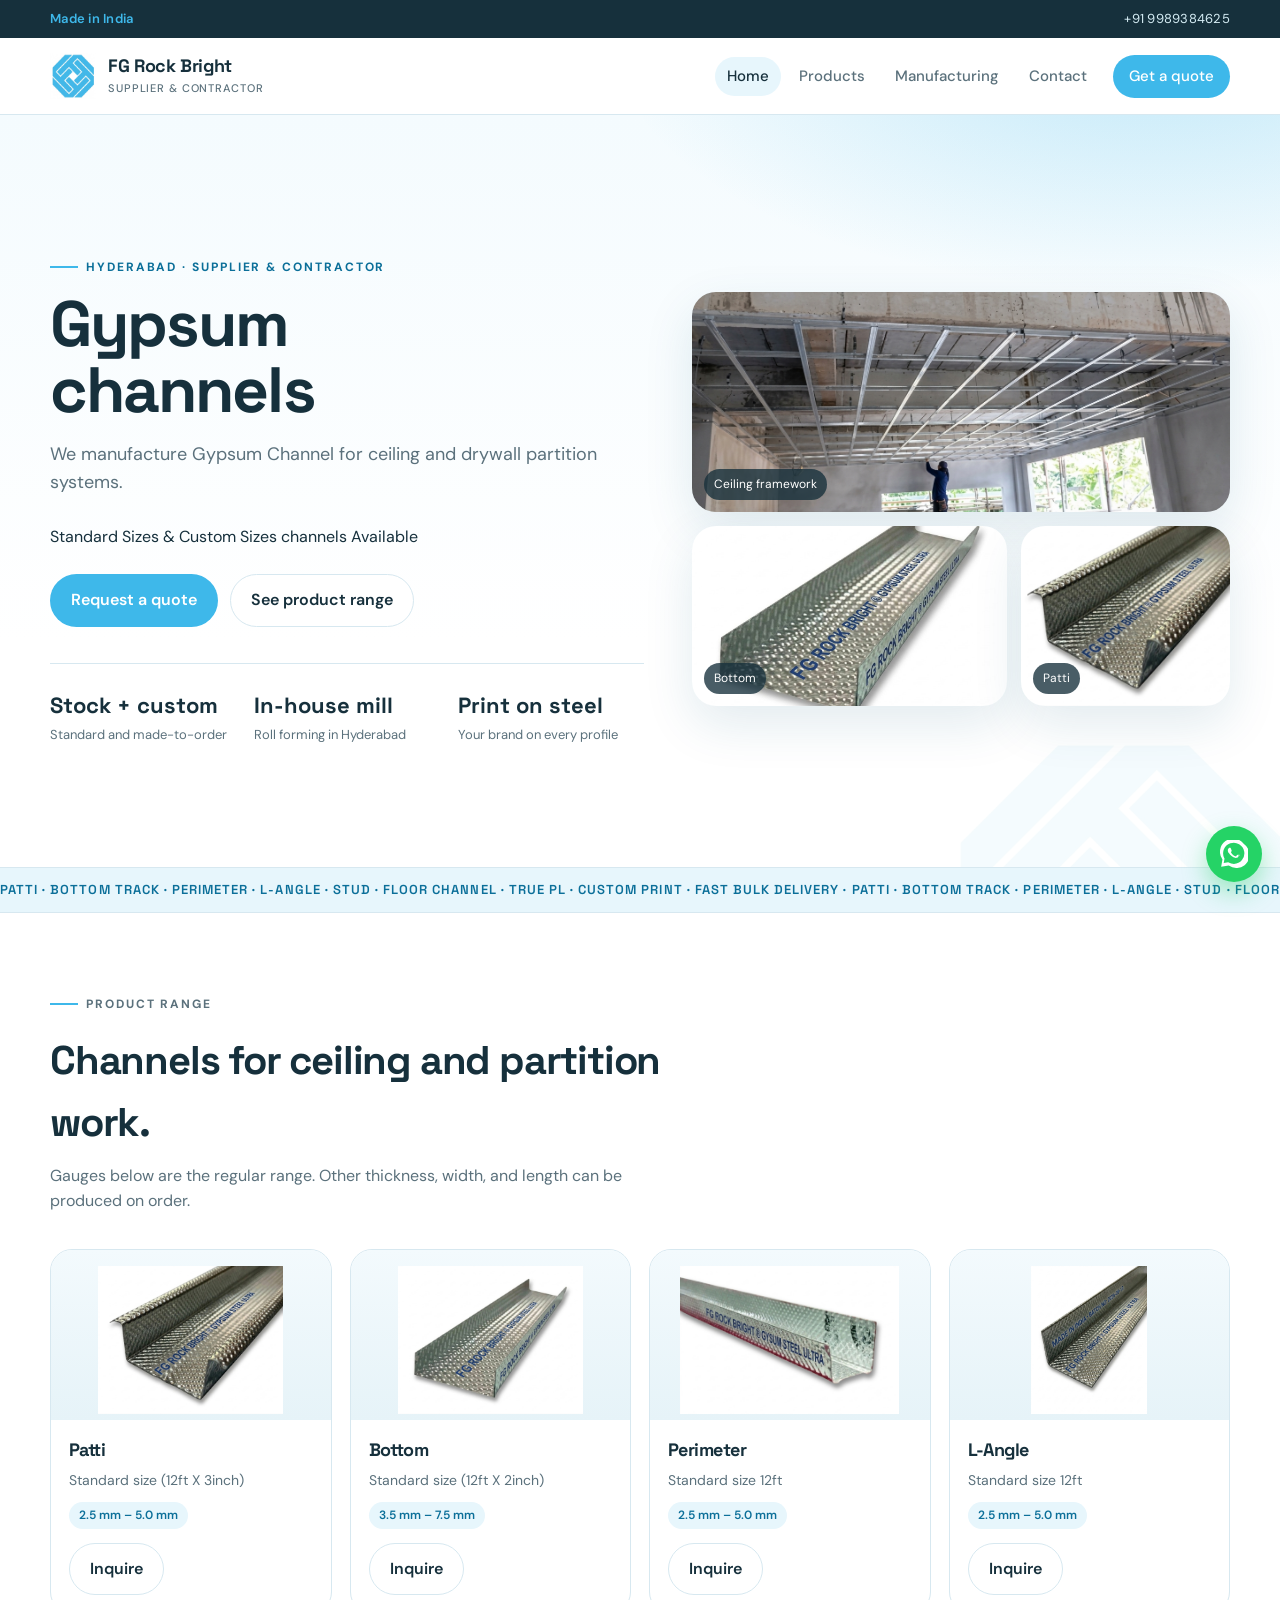
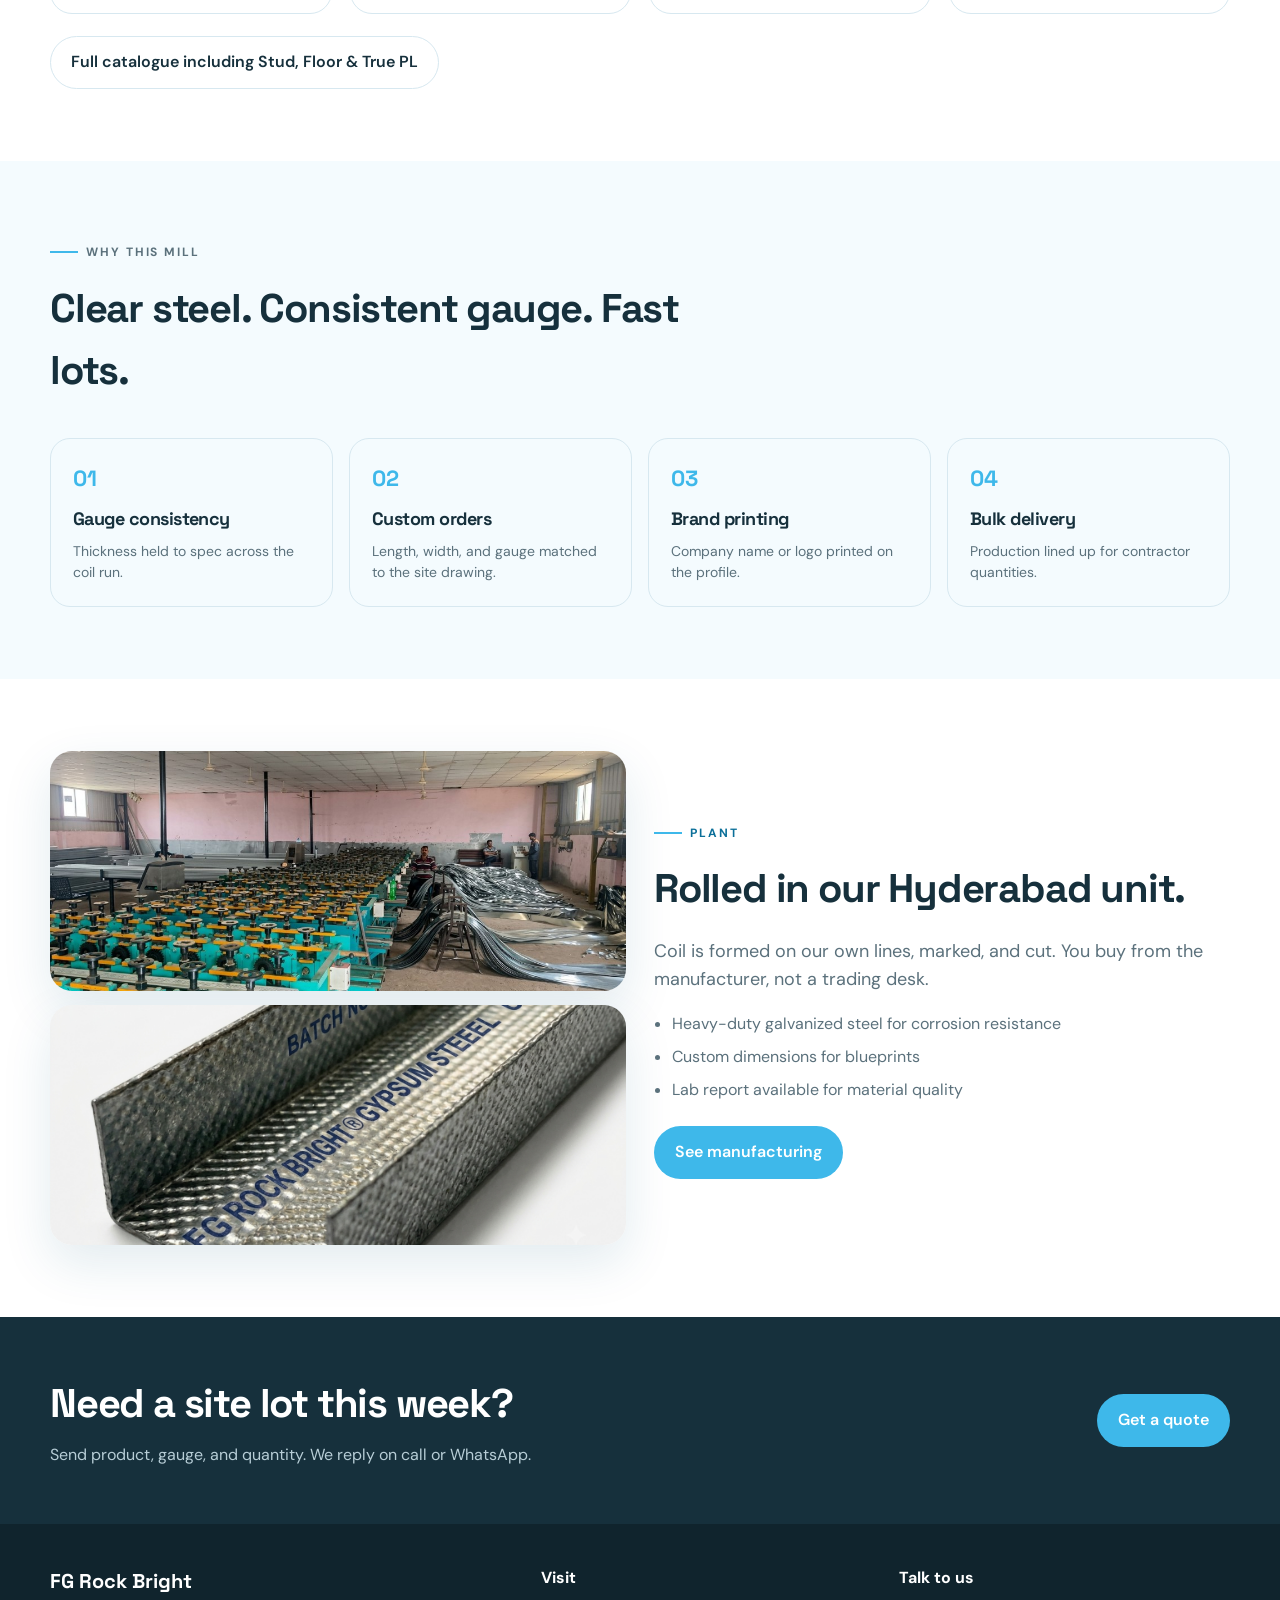
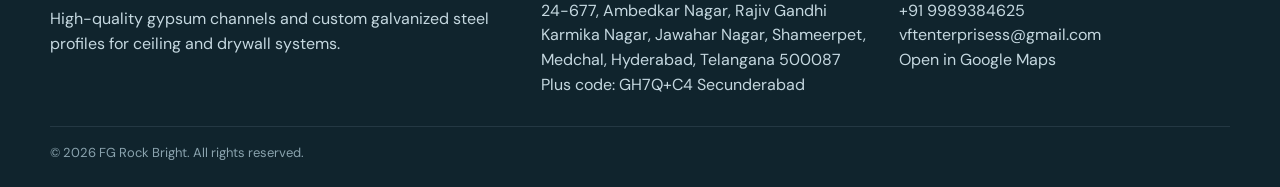
<file: index.html>
<!DOCTYPE html>
<html lang="en">
<head>
  <meta charset="UTF-8">
  <meta name="viewport" content="width=device-width, initial-scale=1, viewport-fit=cover">
  <title>FG Rock Bright | Gypsum Channels & Custom Steel Profiles</title>
  <meta name="description" content="FG Rock Bright manufactures premium galvanized gypsum channels and custom steel profiles in Hyderabad. Stock sizes and made-to-order gauges.">
  <link rel="icon" href="assets/images/logo.png">
  <link rel="preconnect" href="https://fonts.googleapis.com">
  <link rel="preconnect" href="https://fonts.gstatic.com" crossorigin>
  <link href="https://fonts.googleapis.com/css2?family=DM+Sans:wght@400;500;600;700&family=Space+Grotesk:wght@500;600;700&display=swap" rel="stylesheet">
  <link rel="stylesheet" href="css/styles.css">
  <script type="application/ld+json">
  {
    "@context": "https://schema.org",
    "@type": "Manufacturer",
    "name": "FG Rock Bright",
    "telephone": "+919989384625",
    "email": "vftenterprisess@gmail.com",
    "address": {
      "@type": "PostalAddress",
      "streetAddress": "24-677, Ambedkar Nagar, Rajiv Gandhi Karmika Nagar, Jawahar Nagar, Shameerpet, Medchal",
      "addressLocality": "Hyderabad",
      "addressRegion": "Telangana",
      "postalCode": "500087",
      "addressCountry": "IN"
    }
  }
  </script>
</head>
<body>
  <div id="chrome"></div>
  <main>
    <section class="hero">
      <div class="wrap hero-grid">
        <div>
          <p class="kicker">Hyderabad · Supplier & contractor</p>
          <h1>Gypsum channels</h1>
          <p class="lead">We manufacture Gypsum Channel for ceiling and drywall partition systems. </p> 
                <p> Standard Sizes & Custom Sizes channels Available </p>
                <br>
          <div class="actions">
            <a class="btn btn-primary" href="contact.html#quote">Request a quote</a>
            <a class="btn btn-ghost" href="products.html">See product range</a>
          </div>
          <div class="stats">
            <div><b>Stock + custom</b><span>Standard and made-to-order</span></div>
            <div><b>In-house mill</b><span>Roll forming in Hyderabad</span></div>
            <div><b>Print on steel</b><span>Your brand on every profile</span></div>
          </div>
        </div>
        <div class="collage">
          <figure class="wide">
            <img src="assets/images/ceiling-frame-1.jpg" alt="Gypsum channel ceiling framework on site">
            <figcaption>Ceiling framework</figcaption>
          </figure>
          <figure>
            <img src="assets/images/bottom.jpg" alt="Patti main channel">
            <figcaption>Bottom</figcaption>
          </figure>
          <figure>
            <img src="assets/images/patti.jpg" alt="L-angle wall angle">
            <figcaption>Patti</figcaption>
          </figure>
        </div>
      </div>
    </section>

    <div class="marquee" aria-hidden="true">
      <div class="marquee-track">
        <span>Patti · Bottom Track · Perimeter · L-Angle · Stud · Floor Channel · True PL · Custom Print · Fast Bulk Delivery · Patti · Bottom Track · Perimeter · L-Angle · Stud · Floor Channel · True PL · Custom Print · Fast Bulk Delivery</span>
      </div>
    </div>

    <section>
      <div class="wrap">
        <div class="section-head">
          <p class="kicker">Product range</p>
          <h2>Channels for ceiling and partition work.</h2>
          <p>Gauges below are the regular range. Other thickness, width, and length can be produced on order.</p>
        </div>
        <div class="product-grid">
          <article class="card">
            <div class="media"><img src="assets/images/patti.jpg" alt="Patti main channel"></div>
            <div class="body">
              <h3>Patti</h3>
            <p>Standard size (12ft X 3inch) </p>
              <span class="gauge">2.5 mm – 5.0 mm</span>
              <a class="btn btn-ghost" href="contact.html?product=patti#quote">Inquire</a>
            </div>
          </article>
          <article class="card">
            <div class="media"><img src="assets/images/bottom.jpg" alt="Bottom track"></div>
            <div class="body">
              <h3>Bottom</h3>
              <p>Standard size (12ft X 2inch) </p>
              <span class="gauge">3.5 mm – 7.5 mm</span>
              <a class="btn btn-ghost" href="contact.html?product=bottom#quote">Inquire</a>
            </div>
          </article>
          <article class="card">
            <div class="media"><img src="assets/images/perimeter.jpg" alt="Perimeter channel"></div>
            <div class="body">
              <h3>Perimeter</h3>
              <p>Standard size 12ft</p>
              <span class="gauge">2.5 mm – 5.0 mm</span>
              <a class="btn btn-ghost" href="contact.html?product=perimeter#quote">Inquire</a>
            </div>
          </article>
          <article class="card">
            <div class="media"><img src="assets/images/l-angle.jpg" alt="L-angle"></div>
            <div class="body">
              <h3>L-Angle</h3>
              <p>Standard size 12ft</p>
              <span class="gauge">2.5 mm – 5.0 mm</span>
              <a class="btn btn-ghost" href="contact.html?product=l-angle#quote">Inquire</a>
            </div>
          </article>
        </div>
        <p style="margin-top:22px"><a class="btn btn-ghost" href="products.html">Full catalogue including Stud, Floor &amp; True PL</a></p>
      </div>
    </section>

    <section style="background:var(--sky-mist)">
      <div class="wrap">
        <div class="section-head">
          <p class="kicker">Why this mill</p>
          <h2>Clear steel. Consistent gauge. Fast lots.</h2>
        </div>
        <div class="reasons">
          <div class="reason"><div class="n">01</div><h3>Gauge consistency</h3><p>Thickness held to spec across the coil run.</p></div>
          <div class="reason"><div class="n">02</div><h3>Custom orders</h3><p>Length, width, and gauge matched to the site drawing.</p></div>
          <div class="reason"><div class="n">03</div><h3>Brand printing</h3><p>Company name or logo printed on the profile.</p></div>
          <div class="reason"><div class="n">04</div><h3>Bulk delivery</h3><p>Production lined up for contractor quantities.</p></div>
        </div>
      </div>
    </section>

    <section>
      <div class="wrap split">
        <div class="photo-stack">
          <img src="assets/images/factory-1.jpg" alt="Roll forming machines at FG Rock Bright">
          <img src="assets/images/board-fitting.jpg" alt="Gypsum board fitting on steel frame">
        </div>
        <div>
          <p class="kicker">Plant</p>
          <h2>Rolled in our Hyderabad unit.</h2>
          <p class="lead" style="margin-bottom:0">Coil is formed on our own lines, marked, and cut. You buy from the manufacturer, not a trading desk.</p>
          <ul class="list">
            <li>Heavy-duty galvanized steel for corrosion resistance</li>
            <li>Custom dimensions for blueprints</li>
            <li>Lab report available for material quality</li>
          </ul>
          <a class="btn btn-primary" href="manufacturing.html">See manufacturing</a>
        </div>
      </div>
    </section>

    <div class="band">
      <div class="wrap">
        <div>
          <h2>Need a site lot this week?</h2>
          <p>Send product, gauge, and quantity. We reply on call or WhatsApp.</p>
        </div>
        <a class="btn btn-primary" href="contact.html#quote">Get a quote</a>
      </div>
    </div>
  </main>
  <div id="end"></div>
  <script src="js/site.js"></script>
  <script>FG.boot("home");</script>
</body>
</html>
</file>
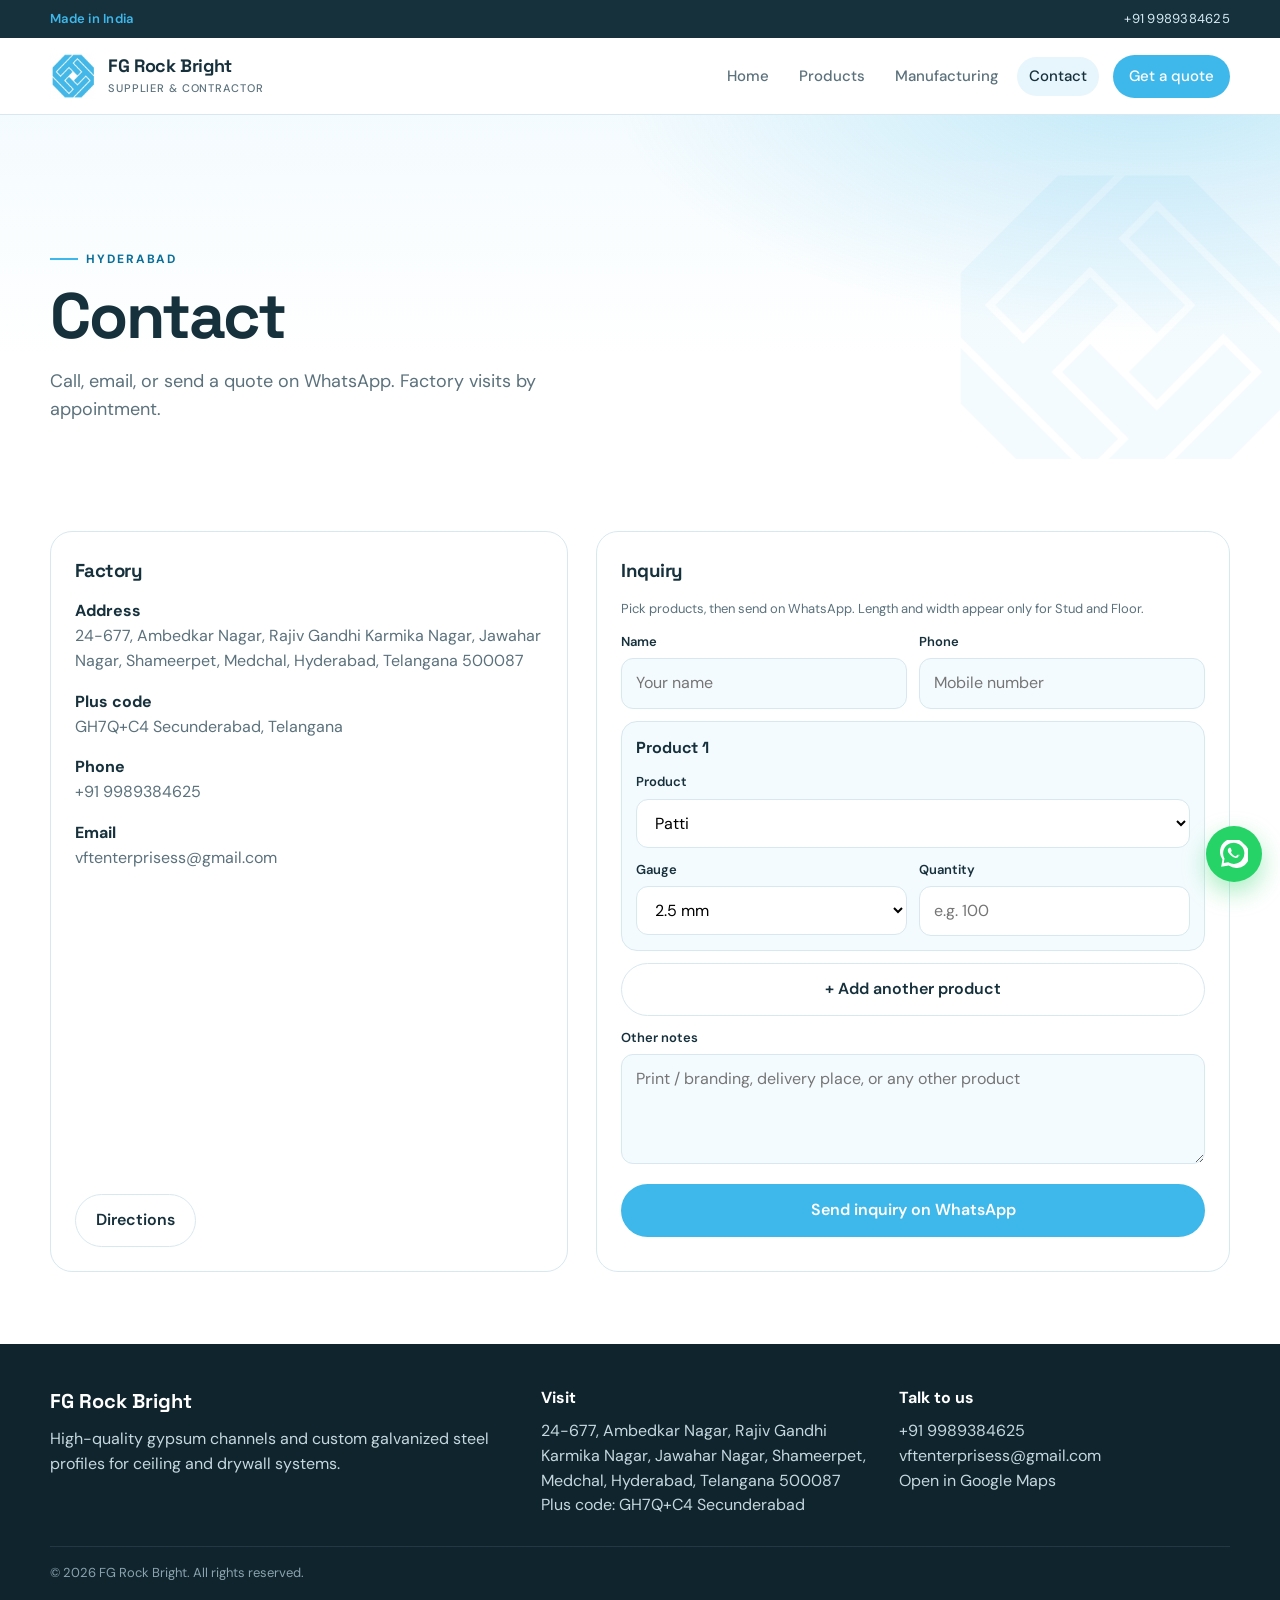
<file: contact.html>
<!DOCTYPE html>
<html lang="en">
<head>
  <meta charset="UTF-8">
  <meta name="viewport" content="width=device-width, initial-scale=1, viewport-fit=cover">
  <title>Contact & Quote | FG Rock Bright</title>
  <meta name="description" content="Call +91 9989384625 or WhatsApp a quote. Factory at Shameerpet, Medchal, Hyderabad.">
  <link rel="icon" href="assets/images/logo.png">
  <link rel="preconnect" href="https://fonts.googleapis.com">
  <link rel="preconnect" href="https://fonts.gstatic.com" crossorigin>
  <link href="https://fonts.googleapis.com/css2?family=DM+Sans:wght@400;500;600;700&family=Space+Grotesk:wght@500;600;700&display=swap" rel="stylesheet">
  <link rel="stylesheet" href="css/styles.css">
</head>
<body>
  <div id="chrome"></div>
  <main>
    <section class="hero" style="padding-bottom:0">
      <div class="wrap" style="padding:56px 0 8px">
        <p class="kicker">Hyderabad</p>
        <h1>Contact</h1>
        <p class="lead">Call, email, or send a quote on WhatsApp. Factory visits by appointment.</p>
      </div>
    </section>

    <section>
      <div class="wrap contact-grid">
        <div class="panel">
          <h3>Factory</h3>
          <div class="info-row">
            <div>
              <strong>Address</strong>
              24-677, Ambedkar Nagar, Rajiv Gandhi Karmika Nagar, Jawahar Nagar, Shameerpet, Medchal, Hyderabad, Telangana 500087
            </div>
          </div>
          <div class="info-row"><div><strong>Plus code</strong> GH7Q+C4 Secunderabad, Telangana</div></div>
          <div class="info-row"><div><strong>Phone</strong> <a href="tel:+919989384625">+91 9989384625</a></div></div>
          <div class="info-row"><div><strong>Email</strong> <a href="mailto:vftenterprisess@gmail.com">vftenterprisess@gmail.com</a></div></div>
          <iframe class="map" title="Factory map" loading="lazy" referrerpolicy="no-referrer-when-downgrade" src="https://maps.google.com/maps?q=GH7Q%2BC4%20Secunderabad%20Telangana&z=16&output=embed"></iframe>
          <p style="margin-top:12px"><a class="btn btn-ghost" href="https://www.google.com/maps/search/?api=1&query=GH7Q%2BC4%20Secunderabad%2C%20Telangana" target="_blank" rel="noopener">Directions</a></p>
        </div>

        <div class="panel" id="quote">
          <h3>Inquiry</h3>
          <p class="note" style="margin-bottom:12px">Pick products, then send on WhatsApp. Length and width appear only for Stud and Floor.</p>
          <form id="quote-form">
            <div class="form-row">
              <div>
                <label for="name">Name</label>
                <input id="name" name="name" required autocomplete="name" placeholder="Your name">
              </div>
              <div>
                <label for="phone">Phone</label>
                <input id="phone" name="phone" type="tel" required inputmode="tel" autocomplete="tel" placeholder="Mobile number">
              </div>
            </div>
            <div id="product-lines"></div>
            <button class="btn btn-ghost" type="button" id="add-product">+ Add another product</button>
            <div>
              <label for="details">Other notes</label>
              <textarea id="details" name="details" placeholder="Print / branding, delivery place, or any other product"></textarea>
            </div>
            <button class="btn btn-primary" type="submit">Send inquiry on WhatsApp</button>
            <div class="success" role="status"></div>
          </form>
        </div>
      </div>
    </section>
  </main>
  <div id="end"></div>
  <script src="js/site.js"></script>
  <script>
    FG.boot("contact");
    FG.handleQuote(document.getElementById("quote-form"));
  </script>
</body>
</html>
</file>
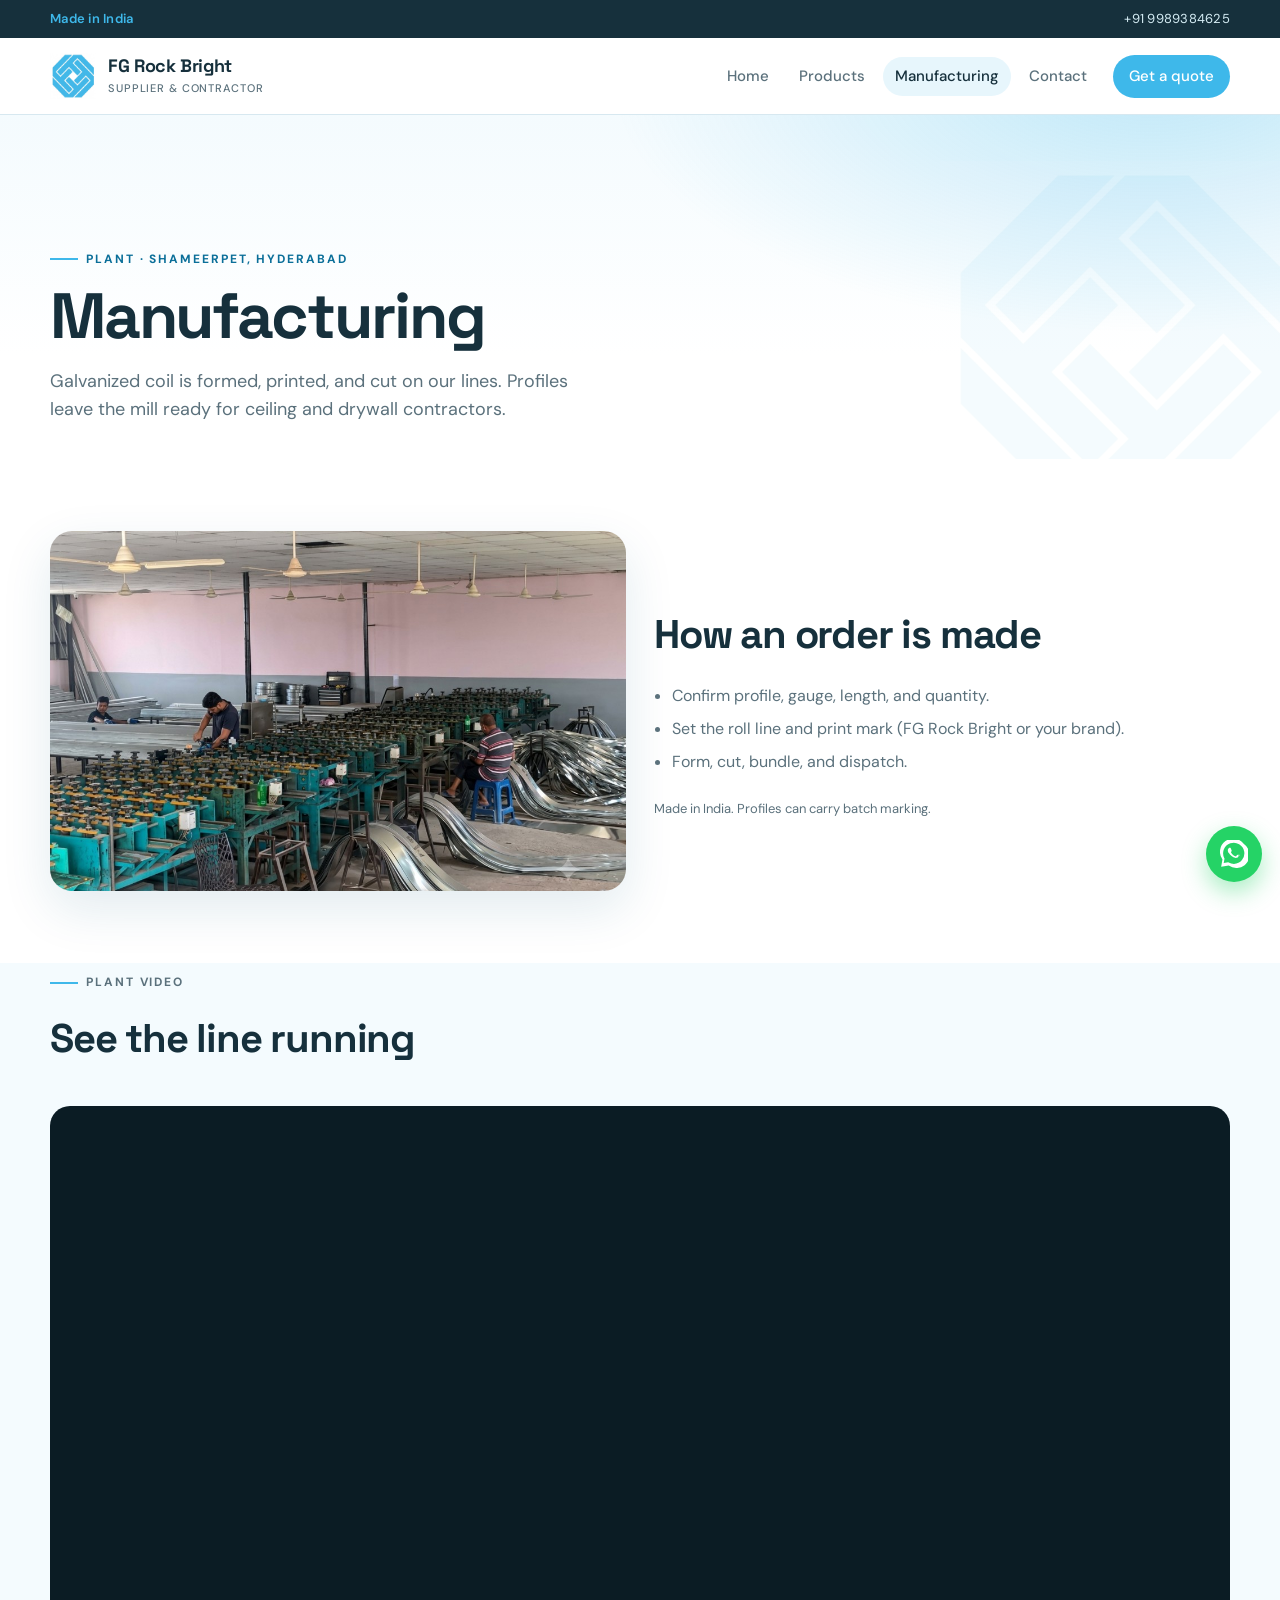
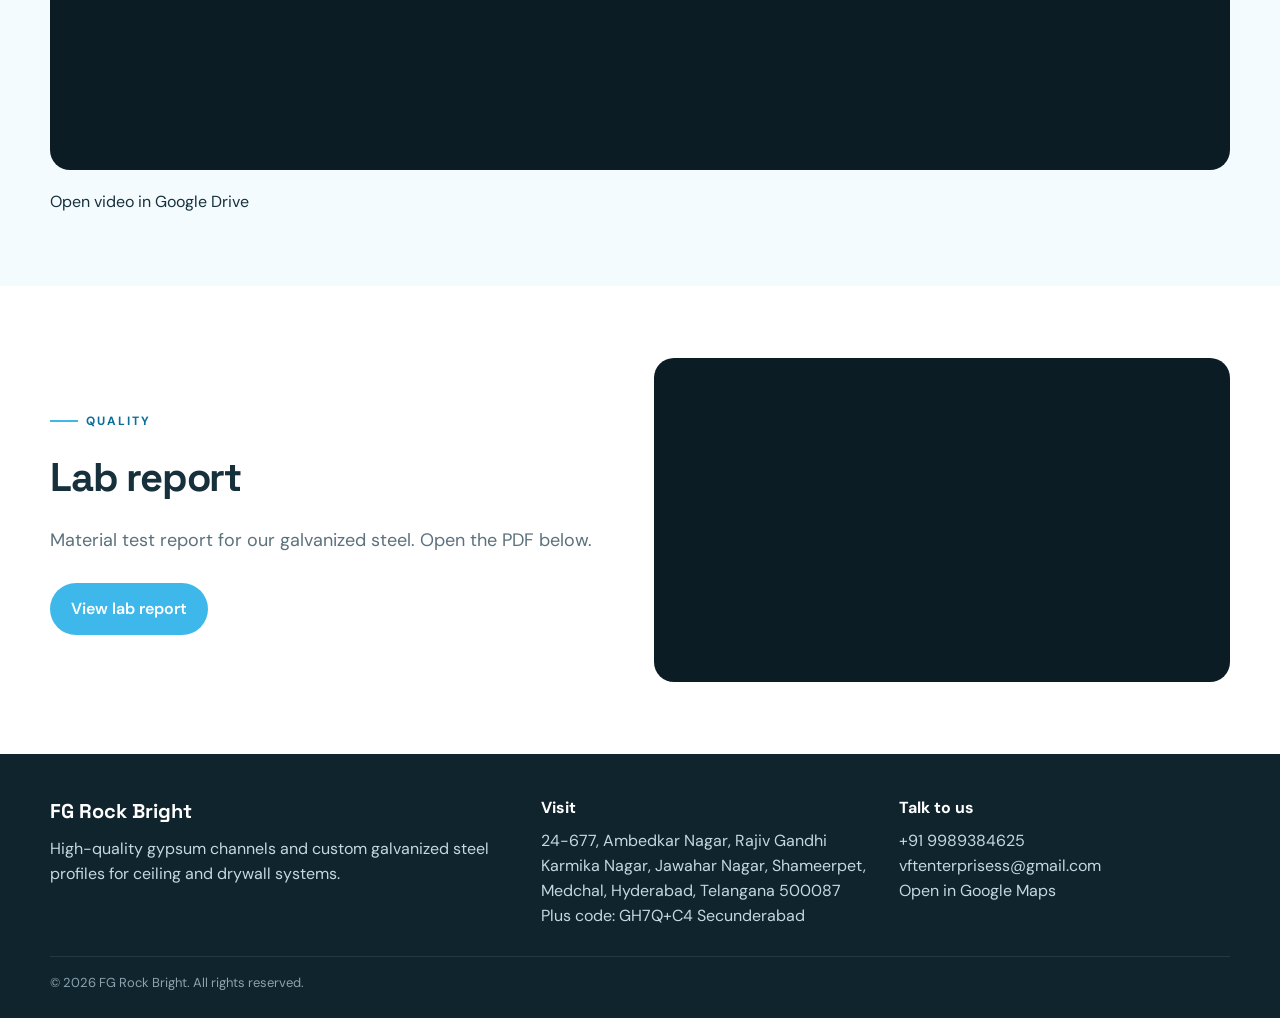
<file: manufacturing.html>
<!DOCTYPE html>
<html lang="en">
<head>
  <meta charset="UTF-8">
  <meta name="viewport" content="width=device-width, initial-scale=1, viewport-fit=cover">
  <title>Manufacturing | FG Rock Bright</title>
  <meta name="description" content="In-house roll forming of gypsum channels in Shameerpet, Hyderabad. Watch the plant and view the lab report.">
  <link rel="icon" href="assets/images/logo.png">
  <link rel="preconnect" href="https://fonts.googleapis.com">
  <link rel="preconnect" href="https://fonts.gstatic.com" crossorigin>
  <link href="https://fonts.googleapis.com/css2?family=DM+Sans:wght@400;500;600;700&family=Space+Grotesk:wght@500;600;700&display=swap" rel="stylesheet">
  <link rel="stylesheet" href="css/styles.css">
</head>
<body>
  <div id="chrome"></div>
  <main>
    <section class="hero" style="padding-bottom:0">
      <div class="wrap" style="padding:56px 0 8px">
        <p class="kicker">Plant · Shameerpet, Hyderabad</p>
        <h1>Manufacturing</h1>
        <p class="lead">Galvanized coil is formed, printed, and cut on our lines. Profiles leave the mill ready for ceiling and drywall contractors.</p>
      </div>
    </section>

    <section>
      <div class="wrap split">
        <img src="assets/images/factory-2.jpg" alt="Workers on gypsum channel roll forming lines" style="border-radius:22px;height:360px;width:100%;object-fit:cover;box-shadow:var(--shadow)">
        <div>
          <h2>How an order is made</h2>
          <ul class="list">
            <li>Confirm profile, gauge, length, and quantity.</li>
            <li>Set the roll line and print mark (FG Rock Bright or your brand).</li>
            <li>Form, cut, bundle, and dispatch.</li>
          </ul>
          <p class="note">Made in India. Profiles can carry batch marking.</p>
        </div>
      </div>
    </section>

    <section style="background:var(--sky-mist);padding-top:0">
      <div class="wrap">
        <div class="section-head">
          <p class="kicker">Plant video</p>
          <h2>See the line running</h2>
        </div>
        <iframe class="video-frame" src="https://drive.google.com/file/d/1bT1IrPZXOGXtCWkpSN4HKcFvldAW3Aq2/preview" allow="autoplay" allowfullscreen title="FG Rock Bright manufacturing video"></iframe>
        <p style="margin-top:12px"><a href="https://drive.google.com/file/d/1bT1IrPZXOGXtCWkpSN4HKcFvldAW3Aq2/view?usp=sharing" target="_blank" rel="noopener">Open video in Google Drive</a></p>
      </div>
    </section>

    <section>
      <div class="wrap split">
        <div>
          <p class="kicker">Quality</p>
          <h2>Lab report</h2>
          <p class="lead">Material test report for our galvanized steel. Open the PDF below.</p>
          <a class="btn btn-primary" href="https://drive.google.com/file/d/1vsdjQ9lboHjAbyQGr-SOGQ9-mapj7TpG/view?usp=sharing" target="_blank" rel="noopener">View lab report</a>
        </div>
        <iframe class="video-frame" src="https://drive.google.com/file/d/1vsdjQ9lboHjAbyQGr-SOGQ9-mapj7TpG/preview" title="Lab report PDF"></iframe>
      </div>
    </section>
  </main>
  <div id="end"></div>
  <script src="js/site.js"></script>
  <script>FG.boot("mfg");</script>
</body>
</html>
</file>
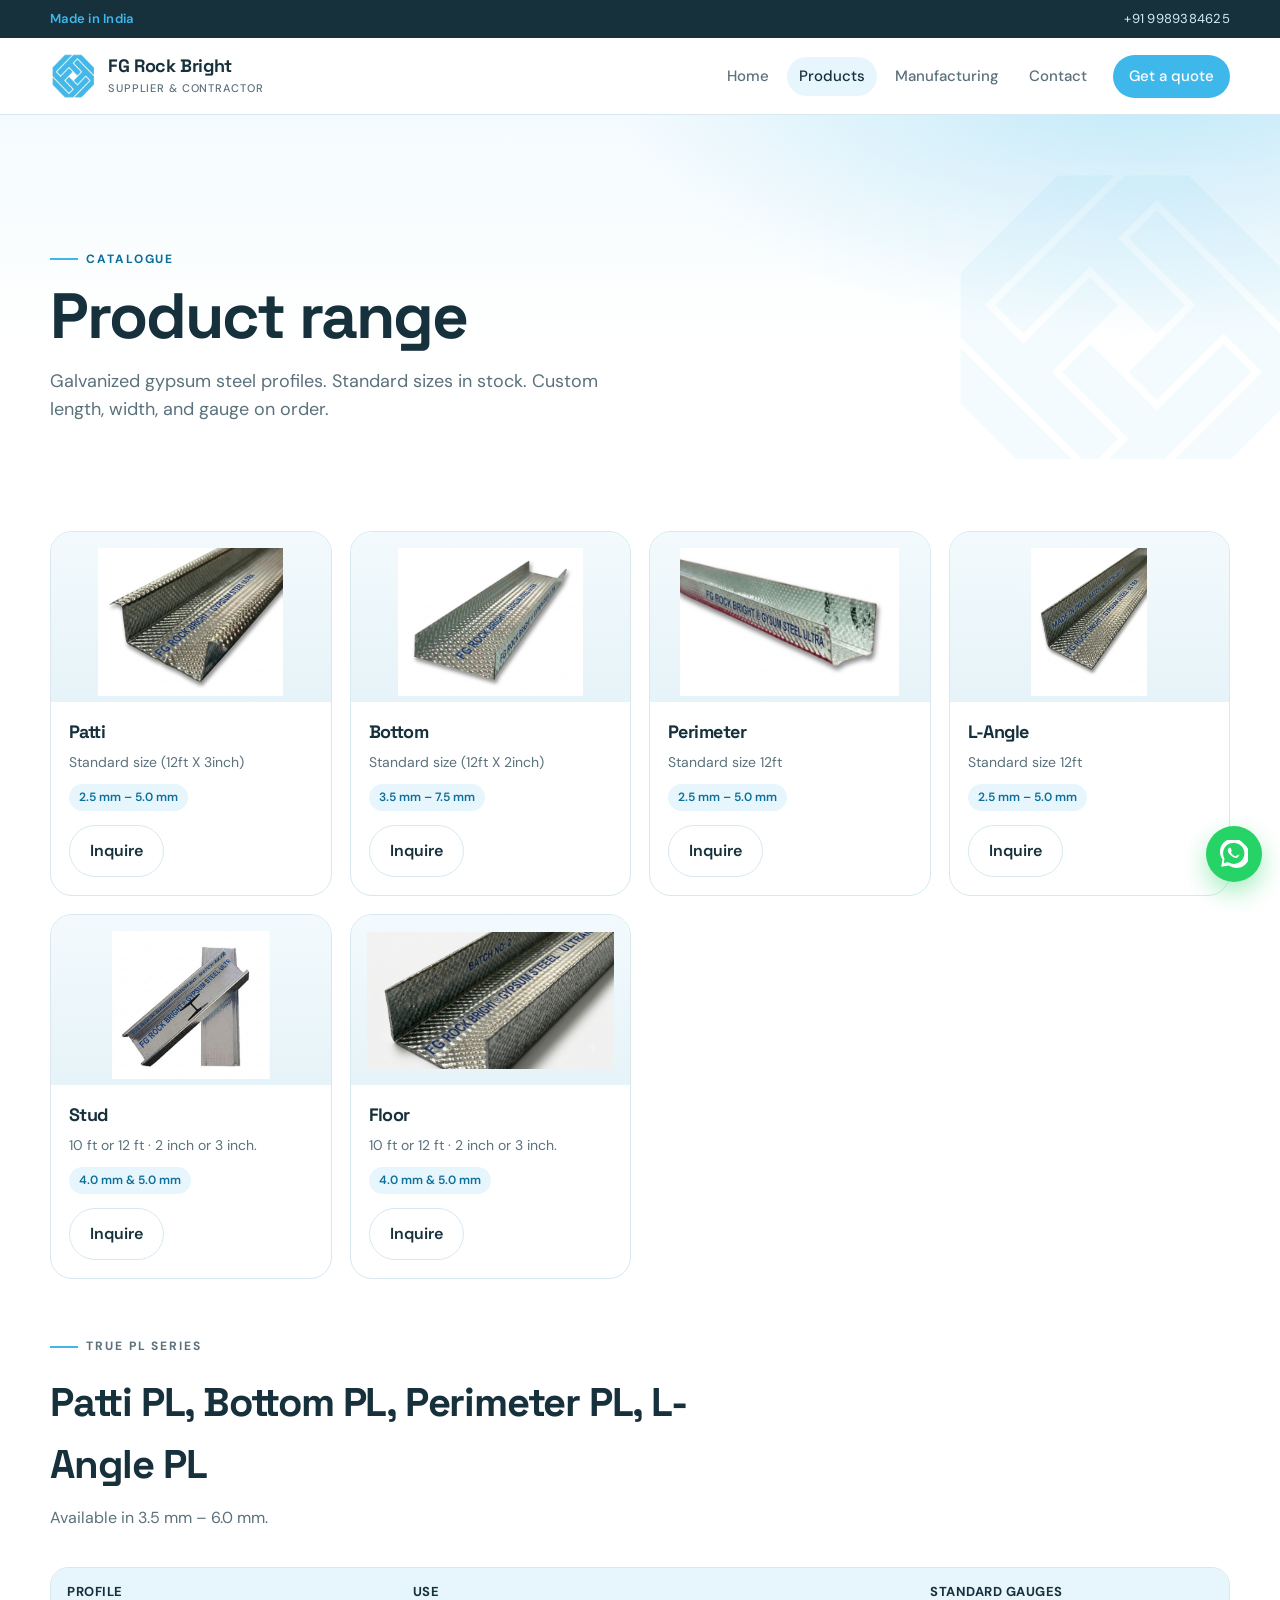
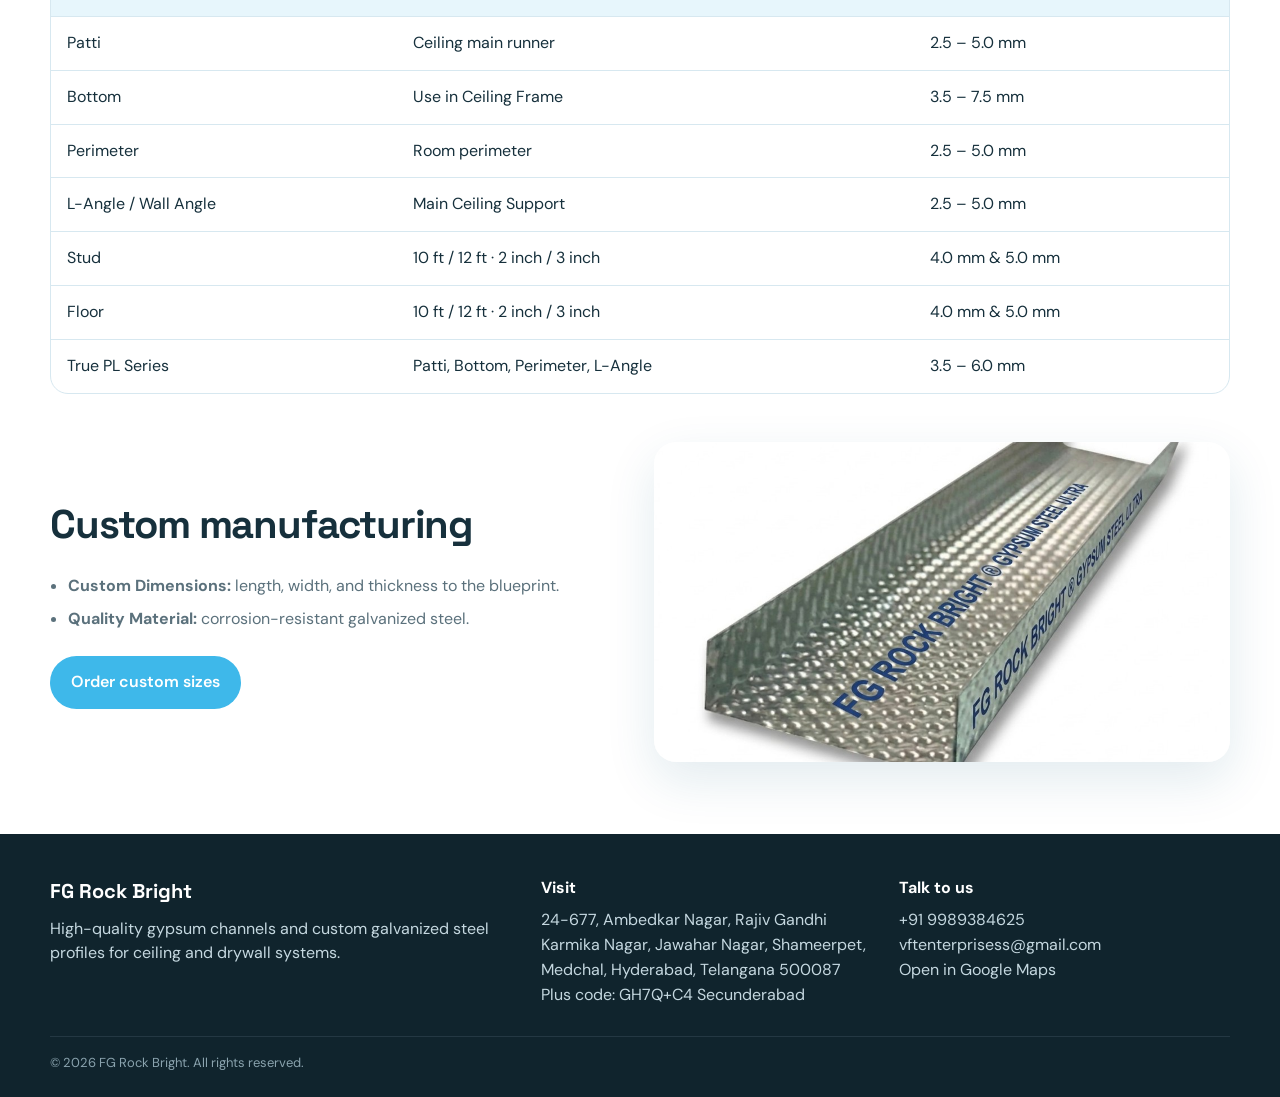
<file: products.html>
<!DOCTYPE html>
<html lang="en">
<head>
  <meta charset="UTF-8">
  <meta name="viewport" content="width=device-width, initial-scale=1, viewport-fit=cover">
  <title>Products | FG Rock Bright Gypsum Channels</title>
  <meta name="description" content="Patti, bottom track, perimeter, L-angle, stud, floor channel and True PL series. Stock gauges and custom manufacturing.">
  <link rel="icon" href="assets/images/logo.png">
  <link rel="preconnect" href="https://fonts.googleapis.com">
  <link rel="preconnect" href="https://fonts.gstatic.com" crossorigin>
  <link href="https://fonts.googleapis.com/css2?family=DM+Sans:wght@400;500;600;700&family=Space+Grotesk:wght@500;600;700&display=swap" rel="stylesheet">
  <link rel="stylesheet" href="css/styles.css">
</head>
<body>
  <div id="chrome"></div>
  <main>
    <section class="hero" style="padding-bottom:0">
      <div class="wrap" style="padding:56px 0 8px">
        <p class="kicker">Catalogue</p>
        <h1>Product range</h1>
        <p class="lead">Galvanized gypsum steel profiles. Standard sizes in stock. Custom length, width, and gauge on order.</p>
      </div>
    </section>

    <section>
      <div class="wrap">
        <div class="product-grid">
          <article class="card">
            <div class="media"><img src="assets/images/patti.jpg" alt="Patti"></div>
            <div class="body">
              <h3>Patti</h3>
              <p>Standard size (12ft X 3inch) </p>
              <span class="gauge">2.5 mm – 5.0 mm</span>
              <a class="btn btn-ghost" href="contact.html?product=patti#quote">Inquire</a>
            </div>
          </article>
          <article class="card">
            <div class="media"><img src="assets/images/bottom.jpg" alt="Bottom track"></div>
            <div class="body">
              <h3>Bottom</h3>
              <p>Standard size (12ft X 2inch) </p>
              <span class="gauge">3.5 mm – 7.5 mm</span>
              <a class="btn btn-ghost" href="contact.html?product=bottom#quote">Inquire</a>
            </div>
          </article>
          <article class="card">
            <div class="media"><img src="assets/images/perimeter.jpg" alt="Perimeter"></div>
            <div class="body">
              <h3>Perimeter</h3>
              <p>Standard size 12ft </p>
              <span class="gauge">2.5 mm – 5.0 mm</span>
              <a class="btn btn-ghost" href="contact.html?product=perimeter#quote">Inquire</a>
            </div>
          </article>
          <article class="card">
            <div class="media"><img src="assets/images/l-angle.jpg" alt="L-angle"></div>
            <div class="body">
              <h3>L-Angle</h3>
              <p>Standard size 12ft</p>
              <span class="gauge">2.5 mm – 5.0 mm</span>
              <a class="btn btn-ghost" href="contact.html?product=l-angle#quote">Inquire</a>
            </div>
          </article>
          <article class="card">
            <div class="media"><img src="assets/images/ceiling-frame.jpg" alt="Stud profiles"></div>
            <div class="body">
              <h3>Stud</h3>
              <p>10 ft or 12 ft · 2 inch or 3 inch.</p>
              <span class="gauge">4.0 mm &amp; 5.0 mm</span>
              <a class="btn btn-ghost" href="contact.html?product=stud#quote">Inquire</a>
            </div>
          </article>
          <article class="card">
            <div class="media"><img src="assets/images/board-fitting.jpg" alt="Floor channels"></div>
            <div class="body">
              <h3>Floor</h3>
              <p>10 ft or 12 ft · 2 inch or 3 inch.</p>
              <span class="gauge">4.0 mm &amp; 5.0 mm</span>
              <a class="btn btn-ghost" href="contact.html?product=floor#quote">Inquire</a>
            </div>
          </article>
        </div>

        <div class="section-head" style="margin-top:48px">
          <p class="kicker">True PL series</p>
          <h2>Patti PL, Bottom PL, Perimeter PL, L-Angle PL</h2>
          <p>Available in 3.5 mm – 6.0 mm.</p>
        </div>

        <div class="table-wrap">
          <table>
            <thead>
              <tr><th>Profile</th><th>Use</th><th>Standard gauges</th></tr>
            </thead>
            <tbody>
              <tr><td>Patti</td><td>Ceiling main runner</td><td>2.5 – 5.0 mm</td></tr>
              <tr><td>Bottom</td><td>Use in Ceiling Frame</td><td>3.5 – 7.5 mm</td></tr>
              <tr><td>Perimeter</td><td>Room perimeter</td><td>2.5 – 5.0 mm</td></tr>
              <tr><td>L-Angle / Wall Angle</td><td>Main Ceiling Support</td><td>2.5 – 5.0 mm</td></tr>
              <tr><td>Stud</td><td>10 ft / 12 ft · 2 inch / 3 inch</td><td>4.0 mm &amp; 5.0 mm</td></tr>
              <tr><td>Floor</td><td>10 ft / 12 ft · 2 inch / 3 inch</td><td>4.0 mm &amp; 5.0 mm</td></tr>
              <tr><td>True PL Series</td><td>Patti, Bottom, Perimeter, L-Angle</td><td>3.5 – 6.0 mm</td></tr>
            </tbody>
          </table>
        </div>

        <div class="split" style="margin-top:48px">
          <div>
            <h2>Custom manufacturing</h2>
            <ul class="list">
              <li><strong>Custom Dimensions:</strong> length, width, and thickness to the blueprint.</li>
                            <li><strong>Quality Material:</strong> corrosion-resistant galvanized steel.</li>
            </ul>
            <a class="btn btn-primary" href="contact.html#quote">Order custom sizes</a>
          </div>
          <img src="assets/images/bottom.jpg" alt="Custom printed gypsum channel" style="border-radius:22px;height:320px;width:100%;object-fit:cover;box-shadow:var(--shadow)">
        </div>
      </div>
    </section>
  </main>
  <div id="end"></div>
  <script src="js/site.js"></script>
  <script>FG.boot("products");</script>
</body>
</html>
</file>
<file: css/styles.css>
:root {
  --sky: #3eb8ea;
  --sky-deep: #1490c4;
  --sky-ink: #0b6f99;
  --sky-soft: #e7f6fc;
  --sky-mist: #f4fbfe;
  --white: #ffffff;
  --ink: #16303c;
  --muted: #5b717c;
  --line: #d7e8f0;
  --steel: #9eb4be;
  --shadow: 0 18px 50px rgba(20, 90, 120, 0.12);
  --radius: 22px;
  --max: 1180px;
  --font: "DM Sans", system-ui, sans-serif;
  --display: "Space Grotesk", "DM Sans", sans-serif;
}

* { box-sizing: border-box; margin: 0; padding: 0; }
html { scroll-behavior: smooth; overflow-x: hidden; }
button { -webkit-tap-highlight-color: transparent; }
body {
  font-family: var(--font);
  color: var(--ink);
  background: var(--white);
  line-height: 1.55;
  min-height: 100vh;
}
img { max-width: 100%; display: block; }
a { color: inherit; text-decoration: none; }
button, input, select, textarea { font: inherit; }
.wrap { width: min(var(--max), calc(100% - 40px)); margin-inline: auto; }

/* Top bar */
.topbar {
  background: var(--ink);
  color: #d7eef6;
  font-size: 13px;
  letter-spacing: .02em;
}
.topbar .wrap {
  display: flex;
  justify-content: space-between;
  gap: 16px;
  padding: 9px 0;
  flex-wrap: wrap;
}
.topbar a:hover { color: var(--sky); }
.badge-in {
  color: var(--sky);
  font-weight: 600;
}

/* Header */
.header {
  position: sticky;
  top: 0;
  z-index: 40;
  background: rgba(255,255,255,.92);
  backdrop-filter: blur(16px);
  border-bottom: 1px solid var(--line);
}
.header .wrap {
  position: relative;
  display: flex;
  align-items: center;
  justify-content: space-between;
  min-height: 76px;
  gap: 20px;
}
.brand {
  display: flex;
  align-items: center;
  gap: 12px;
}
.brand img.mark { width: 46px; height: 46px; }
.brand .name {
  font-family: var(--display);
  font-weight: 700;
  font-size: 18px;
  letter-spacing: -.02em;
  line-height: 1.1;
}
.brand .tag {
  display: block;
  font-size: 11px;
  color: var(--muted);
  font-weight: 500;
  letter-spacing: .08em;
  text-transform: uppercase;
}
.nav { display: flex; align-items: center; gap: 6px; }
.nav a {
  padding: 8px 12px;
  border-radius: 999px;
  font-size: 15px;
  font-weight: 500;
  color: var(--muted);
}
.nav a:hover, .nav a.active { color: var(--ink); background: var(--sky-soft); }
.nav .cta {
  background: var(--sky);
  color: white !important;
  padding: 10px 16px;
  margin-left: 8px;
}
.nav .cta:hover { background: var(--sky-deep); }
.menu-btn {
  display: none;
  background: none;
  border: 1px solid var(--line);
  width: 44px;
  height: 44px;
  border-radius: 12px;
}

/* Hero */
.hero {
  position: relative;
  overflow: hidden;
  background:
    radial-gradient(900px 420px at 90% -10%, rgba(62,184,234,.28), transparent 60%),
    linear-gradient(180deg, var(--sky-mist), #fff 70%);
}
.hero::before {
  content: "";
  position: absolute;
  inset: auto -8% -40% auto;
  width: 520px;
  height: 520px;
  background: url("../assets/images/logo.png") center / 70% no-repeat;
  opacity: .06;
  pointer-events: none;
}
.hero-grid {
  display: grid;
  grid-template-columns: 1.05fr .95fr;
  gap: 48px;
  align-items: center;
  padding: 64px 0 48px;
}
.kicker {
  display: inline-flex;
  align-items: center;
  gap: 8px;
  color: var(--sky-ink);
  font-weight: 700;
  font-size: 12px;
  letter-spacing: .16em;
  text-transform: uppercase;
  margin-bottom: 16px;
}
.kicker::before {
  content: "";
  width: 28px;
  height: 2px;
  background: var(--sky);
}
h1, h2, h3 { font-family: var(--display); letter-spacing: -.03em; }
h1 {
  font-size: clamp(36px, 5.4vw, 64px);
  line-height: 1.02;
  font-weight: 700;
  max-width: 12ch;
}
.lead {
  margin: 18px 0 28px;
  color: var(--muted);
  font-size: 18px;
  max-width: 46ch;
}
.actions { display: flex; gap: 12px; flex-wrap: wrap; }
.btn {
  display: inline-flex;
  align-items: center;
  justify-content: center;
  gap: 8px;
  border-radius: 999px;
  padding: 13px 20px;
  font-weight: 600;
  border: 1px solid transparent;
  cursor: pointer;
}
.btn-primary { background: var(--sky); color: #fff; }
form .btn-primary { width: 100%; }
.btn-primary:hover { background: var(--sky-deep); }
.btn-ghost { background: #fff; border-color: var(--line); color: var(--ink); }
.btn-ghost:hover { border-color: var(--sky); color: var(--sky-ink); }
.stats {
  display: grid;
  grid-template-columns: repeat(3, 1fr);
  gap: 18px;
  margin-top: 36px;
  padding-top: 24px;
  border-top: 1px solid var(--line);
}
.stats b { display: block; font-family: var(--display); font-size: 22px; }
.stats span { color: var(--muted); font-size: 13px; }

.collage {
  display: grid;
  grid-template-columns: 1.2fr .8fr;
  grid-template-rows: 220px 180px;
  gap: 14px;
}
.collage figure {
  margin: 0;
  border-radius: 24px;
  overflow: hidden;
  box-shadow: var(--shadow);
  position: relative;
  background: #e9f3f7;
}
.collage img { width: 100%; height: 100%; object-fit: cover; }
.collage .wide { grid-column: 1 / -1; }
.collage figcaption {
  position: absolute;
  left: 12px;
  bottom: 12px;
  background: rgba(22,48,60,.78);
  color: #fff;
  font-size: 12px;
  padding: 6px 10px;
  border-radius: 999px;
}

.marquee {
  border-block: 1px solid var(--line);
  background: var(--sky-soft);
  overflow: hidden;
  padding: 12px 0;
}
.marquee-track {
  display: flex;
  gap: 40px;
  width: max-content;
  animation: slide 28s linear infinite;
  font-family: var(--display);
  font-weight: 600;
  letter-spacing: .08em;
  text-transform: uppercase;
  font-size: 13px;
  color: var(--sky-ink);
}
@keyframes slide { to { transform: translateX(-50%); } }

/* Sections */
section { padding: 72px 0; }
.section-head { max-width: 640px; margin-bottom: 36px; }
.section-head p { color: var(--muted); margin-top: 10px; }
h2 { font-size: clamp(28px, 3.4vw, 40px); }

.product-grid {
  display: grid;
  grid-template-columns: repeat(4, 1fr);
  gap: 18px;
}
.card {
  background: #fff;
  border: 1px solid var(--line);
  border-radius: var(--radius);
  overflow: hidden;
  transition: transform .2s ease, box-shadow .2s ease;
}
.card:hover { transform: translateY(-4px); box-shadow: var(--shadow); }
.card .media {
  height: 170px;
  background: linear-gradient(180deg, #f3fafd, #e6f3f8);
  display: grid;
  place-items: center;
  padding: 16px;
}
.card .media img { max-height: 148px; object-fit: contain; }
.card .body { padding: 16px 18px 18px; display: flex; flex-direction: column; align-items: flex-start; }
.card h3 { font-size: 18px; margin-bottom: 6px; }
.card .btn { margin-top: 14px; }
.card p, .gauge { color: var(--muted); font-size: 14px; }
.gauge {
  display: inline-block;
  margin-top: 10px;
  background: var(--sky-soft);
  color: var(--sky-ink);
  font-weight: 600;
  padding: 4px 10px;
  border-radius: 999px;
  font-size: 12px;
}

.reasons {
  display: grid;
  grid-template-columns: repeat(4, 1fr);
  gap: 16px;
}
.reason {
  padding: 22px;
  border-radius: 20px;
  background: var(--sky-mist);
  border: 1px solid var(--line);
}
.reason .n {
  font-family: var(--display);
  color: var(--sky);
  font-weight: 700;
  font-size: 22px;
}
.reason h3 { margin: 10px 0 8px; font-size: 18px; }
.reason p { color: var(--muted); font-size: 14px; }

.split {
  display: grid;
  grid-template-columns: 1fr 1fr;
  gap: 28px;
  align-items: center;
}
.photo-stack { display: grid; gap: 14px; }
.photo-stack img {
  border-radius: 22px;
  height: 240px;
  width: 100%;
  object-fit: cover;
  box-shadow: var(--shadow);
}
.list { margin: 18px 0 24px; color: var(--muted); padding-left: 18px; }
.list li + li { margin-top: 8px; }

.band {
  background: var(--ink);
  color: #fff;
  padding: 56px 0;
}
.band .wrap {
  display: flex;
  justify-content: space-between;
  gap: 24px;
  align-items: center;
  flex-wrap: wrap;
}
.band p { color: #b7cdd6; max-width: 48ch; margin-top: 8px; }

.video-frame {
  border: 0;
  width: 100%;
  aspect-ratio: 16 / 9;
  border-radius: 20px;
  background: #0b1c24;
}

.table-wrap {
  overflow: auto;
  border: 1px solid var(--line);
  border-radius: 18px;
}
table {
  width: 100%;
  border-collapse: collapse;
  min-width: 640px;
}
th, td { text-align: left; padding: 14px 16px; border-bottom: 1px solid var(--line); }
th { background: var(--sky-soft); font-size: 13px; letter-spacing: .04em; text-transform: uppercase; }
tr:last-child td { border-bottom: 0; }

.contact-grid {
  display: grid;
  grid-template-columns: .9fr 1.1fr;
  gap: 28px;
}
.panel {
  border: 1px solid var(--line);
  border-radius: 22px;
  padding: 24px;
  background: #fff;
}
.panel h3 { margin-bottom: 14px; }
.info-row { display: flex; gap: 12px; margin-bottom: 16px; color: var(--muted); }
.info-row strong { display: block; color: var(--ink); }
.map {
  width: 100%;
  min-height: 280px;
  border: 0;
  border-radius: 16px;
  margin-top: 8px;
}
form { display: grid; gap: 12px; }
label { font-size: 13px; font-weight: 600; display: block; margin-bottom: 6px; }
input, select, textarea {
  width: 100%;
  border: 1px solid var(--line);
  border-radius: 12px;
  padding: 12px 14px;
  background: var(--sky-mist);
  font-size: 16px;
  min-height: 48px;
}
textarea { min-height: 110px; resize: vertical; }
.form-row { display: grid; grid-template-columns: 1fr 1fr; gap: 12px; }
.product-line {
  border: 1px solid var(--line);
  border-radius: 16px;
  padding: 14px;
  background: var(--sky-mist);
  display: grid;
  gap: 12px;
}
.product-line input,
.product-line select { background: #fff; }
.line-head {
  display: flex;
  justify-content: space-between;
  align-items: center;
}
.line-title { font-family: var(--display); font-weight: 700; }
.link-btn {
  background: none;
  border: 0;
  color: var(--sky-ink);
  font-weight: 600;
  min-height: 44px;
  padding: 0 8px;
  cursor: pointer;
}
#add-product { width: 100%; min-height: 48px; }
.note { font-size: 13px; color: var(--muted); }
.success {
  display: none;
  background: var(--sky-soft);
  color: var(--sky-ink);
  padding: 12px 14px;
  border-radius: 12px;
  font-weight: 600;
}

footer {
  background: #10242d;
  color: #c5d8e0;
  padding: 42px 0 24px;
}
.foot {
  display: grid;
  grid-template-columns: 1.4fr 1fr 1fr;
  gap: 28px;
  padding-bottom: 28px;
  border-bottom: 1px solid #243843;
}
.foot .name { color: #fff; font-family: var(--display); font-weight: 700; font-size: 20px; }
.foot a:hover { color: var(--sky); }
.copy { padding-top: 16px; font-size: 13px; color: #8aa3ae; }

.wa-float {
  position: fixed;
  right: 18px;
  bottom: 18px;
  z-index: 50;
  background: #25d366;
  color: #fff;
  width: 56px;
  height: 56px;
  border-radius: 50%;
  display: grid;
  place-items: center;
  box-shadow: 0 10px 24px rgba(37, 211, 102, .4);
}
.call-bar {
  display: none;
}

@media (max-width: 960px) {
  .hero-grid, .split, .contact-grid, .foot, .product-grid, .reasons {
    grid-template-columns: 1fr 1fr;
  }
  .product-grid { grid-template-columns: 1fr 1fr; }
}
@media (max-width: 760px) {
  .wrap { width: min(var(--max), calc(100% - 24px)); }
  .header .wrap { min-height: 64px; }
  .brand img.mark { width: 40px; height: 40px; }
  .brand .name { font-size: 16px; }
  .menu-btn { display: grid; place-items: center; min-width: 44px; min-height: 44px; }
  .nav {
    display: none;
    position: absolute;
    left: 0;
    right: 0;
    top: calc(100% + 8px);
    background: #fff;
    border: 1px solid var(--line);
    border-radius: 16px;
    padding: 8px;
    flex-direction: column;
    align-items: stretch;
    box-shadow: var(--shadow);
  }
  .nav a { padding: 14px 16px; font-size: 16px; }
  .nav.open { display: flex; }
  .nav .cta { margin: 4px 0 0; text-align: center; }
  .hero-grid, .split, .contact-grid, .foot, .reasons, .form-row, .stats, .product-grid {
    grid-template-columns: 1fr;
  }
  .hero-grid { padding: 32px 0 28px; gap: 24px; }
  h1 { font-size: 34px; max-width: none; }
  .lead { font-size: 16px; }
  .actions { flex-direction: column; }
  .actions .btn { width: 100%; min-height: 48px; }
  .collage { grid-template-columns: 1fr 1fr; grid-template-rows: 160px 120px; }
  .panel { padding: 16px; }
  .map { min-height: 220px; }
  .photo-stack img { height: 200px; }
  .call-bar {
    display: grid;
    grid-template-columns: 1fr 1fr;
    position: fixed;
    left: 0; right: 0; bottom: 0;
    background: #fff;
    border-top: 1px solid var(--line);
    z-index: 45;
    padding-bottom: env(safe-area-inset-bottom);
  }
  .call-bar a { text-align: center; padding: 14px; font-weight: 700; min-height: 48px; }
  .call-bar .call { background: var(--sky); color: #fff; }
  .wa-float { display: none; }
  body { padding-bottom: calc(96px + env(safe-area-inset-bottom)); }
  section { padding: 40px 0; }
  .band { padding: 36px 0; }
  .band .btn { width: 100%; }
  .card .btn { width: 100%; }
}
@media (max-width: 420px) {
  .collage { grid-template-columns: 1fr; grid-template-rows: 160px 140px 140px; }
  .collage .wide { grid-column: auto; }
  .stats { gap: 12px; }
}
</file>
